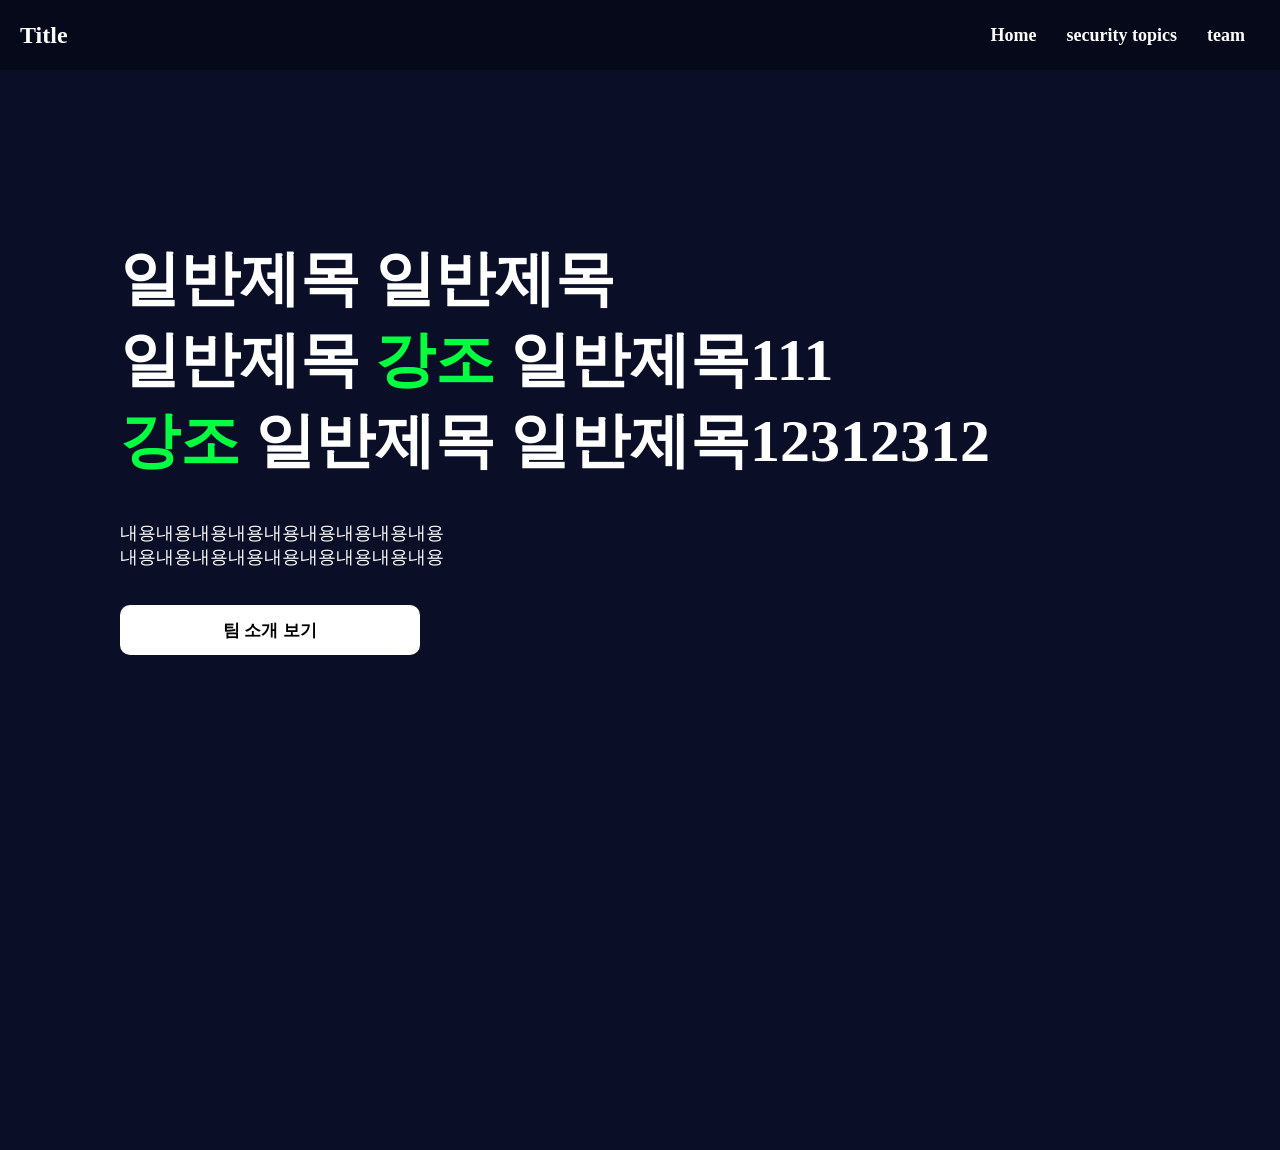
<file: index.html>
<!doctype html>
<html lang="en">
  <head>
    <meta charset="UTF-8" />
    <meta name="viewport" content="width=device-width, initial-scale=1.0" />
    <title>Title</title>
    <link rel="stylesheet" href="style.css" />
  </head>
  <body>
    <nav class="navbar">
      <div class="container">
        <div class="logo">Title</div>
        <ul class="nav">
          <li>
            <a href="index.html">Home</a>
          </li>
          <li>
            <a href="Menu.html">security topics</a>
          </li>
          <li>
            <a href="Menu.html">team</a>
          </li>
        </ul>
      </div>
    </nav>
    <div class="main">
      <div class="content">
        <div class="left">
          <div class="left-content">
            <div class="title">
              <h1>
                <span class="title-all">
                  <span class="title-def"
                    >일반제목 일반제목
                    <br />
                    일반제목</span
                  >
                  <span class="title-high">강조</span>
                  <span class="title-def">일반제목111</span>
                  <br />
                  <span class="title-high">강조</span>
                  <span class="title-def">일반제목</span>
                  <span class="title-def">일반제목12312312</span>
                </span>
              </h1>
            </div>
            <div class="ex">
              <p>
                내용내용내용내용내용내용내용내용내용
                <br />
                내용내용내용내용내용내용내용내용내용
              </p>
            </div>
            <div class="button">
              <div class="btnstyle">
                
                  </button>
                </a>
                <a href="#">
                  <button class="btn">
                    <b> 팀 소개 보기 </b>
                  </button>
                </a>
              </div>
            </div>
          </div>
        </div>
        <div class="right">
          <div class="right-content">
            <div class="right-image">
              <img src="img_1.png" alt="locker" />
            </div>
            <!-- <div class="text">
              <p>내용이랑이미지</p>
            </div> -->
          </div>
        </div>
      </div>
    </div>
  </body>
</html>
</file>
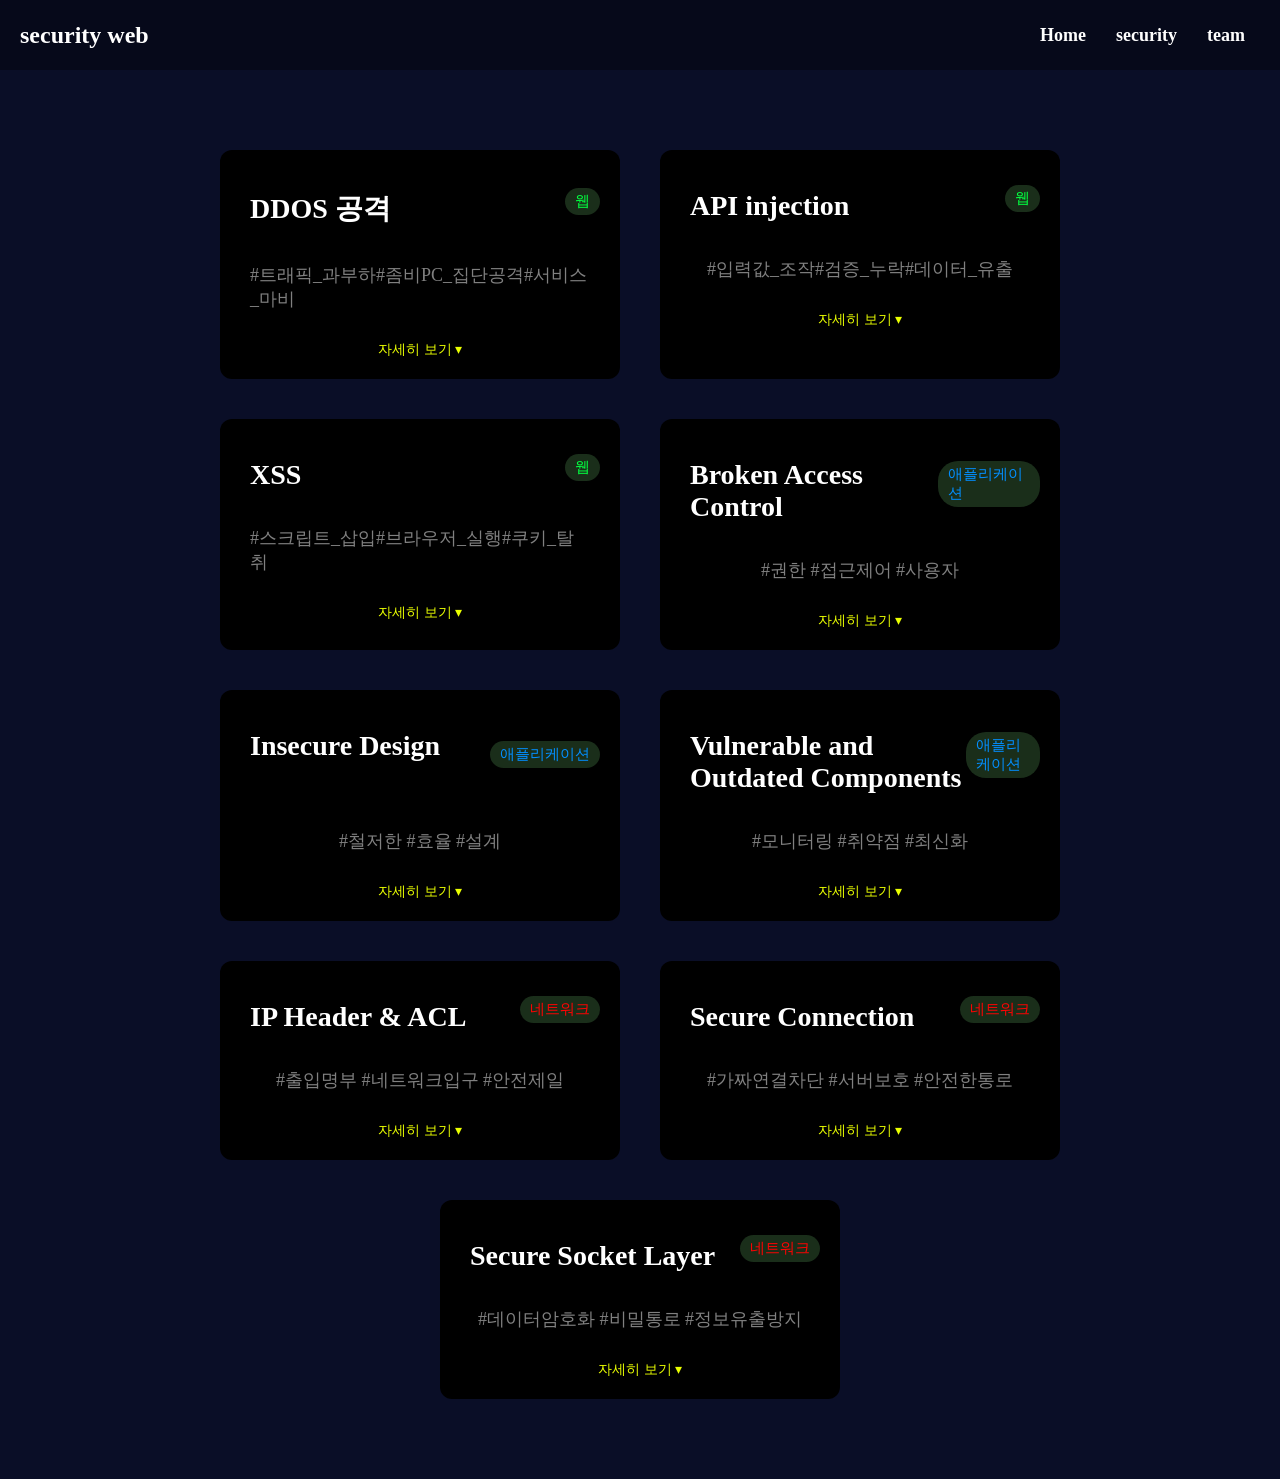
<file: Menu.html>
<!doctype html>
<html lang="en">
  <head>
    <meta charset="UTF-8" />
    <meta name="viewport" content="width=device-width, initial-scale=1.0" />
    <title>Document</title>
    <link rel="stylesheet" href="Menu.css" />
  </head>
  <body>
    <nav class="navbar">
      <div class="container">
        <div class="logo">security web</div>
        <ul class="nav">
          <li><a href="index.html">Home</a></li>
          <li><a href="#">security</a></li>
          <li><a href="#">team</a></li>
        </ul>
      </div>
    </nav>

    <div class="box-container">
      <div class="box">
        <div class="box-top">
          <h1>DDOS 공격</h1>
          <span class="category-tag1">웹</span>
        </div>
        <p>#트래픽_과부하#좀비PC_집단공격#서비스_마비</p>
        <span class="toggle">자세히 보기 ▾</span>
        <p class="desc">
          DDoS(분산 서비스 거부) 공격은 여러 대의 컴퓨터를 동원해 특정 서버나
          웹사이트에 비정상적으로 많은 트래픽을 한꺼번에 보내서, 시스템을
          마비시키고 일반 사용자들이 이용하지 못하게 만드는 공격입니다. 쉽게
          말해, 좁은 입구에 수많은 사람을 몰아넣어 아무도 출입하지 못하게
          가로막는 것과 비슷합니다.
        </p>
      </div>

      <div class="box">
        <div class="box-top">
          <h1>API injection</h1>
          <span class="category-tag1">웹</span>
        </div>
        <p>#입력값_조작#검증_누락#데이터_유출</p>
        <span class="toggle">자세히 보기 ▾</span>
        <p class="desc">
          공격자가 API 엔드포인트를 통해 악의적인 데이터를 주입하여 서버 측의
          로직을 조작하거나, 데이터베이스를 탈취하고, 시스템 명령을 실행하는
          보안 취약점을 말합니다.유형으론 SQL injection,NoSQL 인젝션,명령어
          인젝션,등이 있다.
        </p>
      </div>

      <div class="box">
        <div class="box-top">
          <h1>XSS</h1>
          <span class="category-tag1">웹</span>
        </div>
        <p>#스크립트_삽입#브라우저_실행#쿠키_탈취</p>
        <span class="toggle">자세히 보기 ▾</span>
        <p class="desc">
          악의적인 스크립트를 몰래 올려두어, 그 글을 클릭한 다른 사용자의
          브라우저에서 해당 코드가 실행되게 만드는 공격입니다.이 공격을 통해
          사용자의 로그인 세션 정보를 탈취하거나, 가짜 화면을 띄워 개인정보를
          직접 입력하도록 유도하는 등 방문자를 직접적인 타깃으로 삼는 것이
          특징입니다.
        </p>
      </div>

      <div class="box">
        <div class="box-top">
          <h1>Broken Access Control</h1>
          <span class="category-tag2">애플리케이션</span>
        </div>
        <p>#권한 #접근제어 #사용자</p>
        <span class="toggle">자세히 보기 ▾</span>
        <p class="desc">
          액세스 제어가 취약하면 사용자는 주어진 권한을 벗어나 모든 데이터를
          무단으로 열람∙수정 혹은 삭제할 수 있습니다. 대응 방안으로는 모든
          리소스에 대한 접근 제어를 철저히 하고, 사용자에게 최소한의 권한만을
          부여해야 합니다.
        </p>
      </div>

      <div class="box">
        <div class="box-top">
          <h1>
            Insecure Design
            <br />
            &nbsp;&nbsp;&nbsp;&nbsp;&nbsp;&nbsp;&nbsp;
          </h1>
          <br />
          <span class="category-tag2">애플리케이션</span>
        </div>
        <p>#철저한 #효율 #설계</p>
        <span class="toggle">자세히 보기 ▾</span>
        <p class="desc">
          안전하지 않게 설계된 애플리케이션은 개발 완료 후 코드를 수정하여도
          보안 함을 완벽히 방어하는데 한계가 있습니다.따라서 설계 단계에서부터
          보안을 적절히 고려해야 합니다.
        </p>
      </div>

      <div class="box">
        <div class="box-top">
          <h1>Vulnerable and Outdated Components</h1>
          <span class="category-tag2">애플리케이션</span>
        </div>
        <p>#모니터링 #취약점 #최신화</p>
        <span class="toggle">자세히 보기 ▾</span>
        <p class="desc">
          이를 방지하기 위해서는 불필요한 기능, 구성요소, 파일 등을 삭제할
          필요가 있습니다. 또한 지속적인 모니터링으로 취약한 소프트웨어가
          사용되고 있는지 확인해야합니다.
        </p>
      </div>

      <div class="box">
        <div class="box-top">
          <h1>IP Header & ACL</h1>
          <span class="category-tag3">네트워크</span>
        </div>
        <p>#출입명부 #네트워크입구 #안전제일</p>
        <span class="toggle">자세히 보기 ▾</span>
        <p class="desc">
          네트워크 통신의 기본인 IP 주소를 확인하여 허락되지 않은 외부인의
          접속을 입구에서부터 막는 기술입니다. IP 헤더 정보를 활용해 '누가
          들어오고 나갈 수 있는지' 규칙을 세우는 네트워크 보안의 가장 기초적인
          첫걸음입니다.
        </p>
      </div>

      <div class="box">
        <div class="box-top">
          <h1>Secure Connection</h1>
          <span class="category-tag3">네트워크</span>
        </div>
        <p>#가짜연결차단 #서버보호 #안전한통로</p>
        <span class="toggle">자세히 보기 ▾</span>
        <p class="desc">
          서버에 가짜 연결 요청을 수없이 보내서 서버를 마비시키는 공격을
          막아내는 기술입니다. TCP의 연결 과정을 응용하여 진짜 사용자만 서버에
          접속할 수 있도록 걸러내어 중단 없는 서비스를 보장합니다.
        </p>
      </div>

      <div class="box">
        <div class="box-top">
          <h1>Secure Socket Layer</h1>
          <span class="category-tag3">네트워크</span>
        </div>
        <p>#데이터암호화 #비밀통로 #정보유출방지</p>
        <span class="toggle">자세히 보기 ▾</span>
        <p class="desc">
          인터넷에서 데이터를 주고받을 때 내용을 알아볼 수 없게 암호로 바꾸어
          전달하는 기술입니다. 소켓 통신 과정에서 데이터를 '금고'에 넣어
          전달하는 것과 같아서 중간에 누군가 데이터를 훔쳐 가더라도 내용을 절대
          읽을 수 없게 만드는 현대 보안의 필수 요소입니다.
        </p>
      </div>
    </div>

    <script>
      document.querySelectorAll('.toggle').forEach((btn) => {
        btn.addEventListener('click', function () {
          const desc = this.nextElementSibling
          const isHidden =
            desc.style.display === 'none' || desc.style.display === ''
          if (isHidden) {
            desc.style.display = 'block'
            this.textContent = '접기 ▴'
          } else {
            desc.style.display = 'none'
            this.textContent = '자세히 보기 ▾'
          }
        })
      })
    </script>
  </body>
</html>
</file>
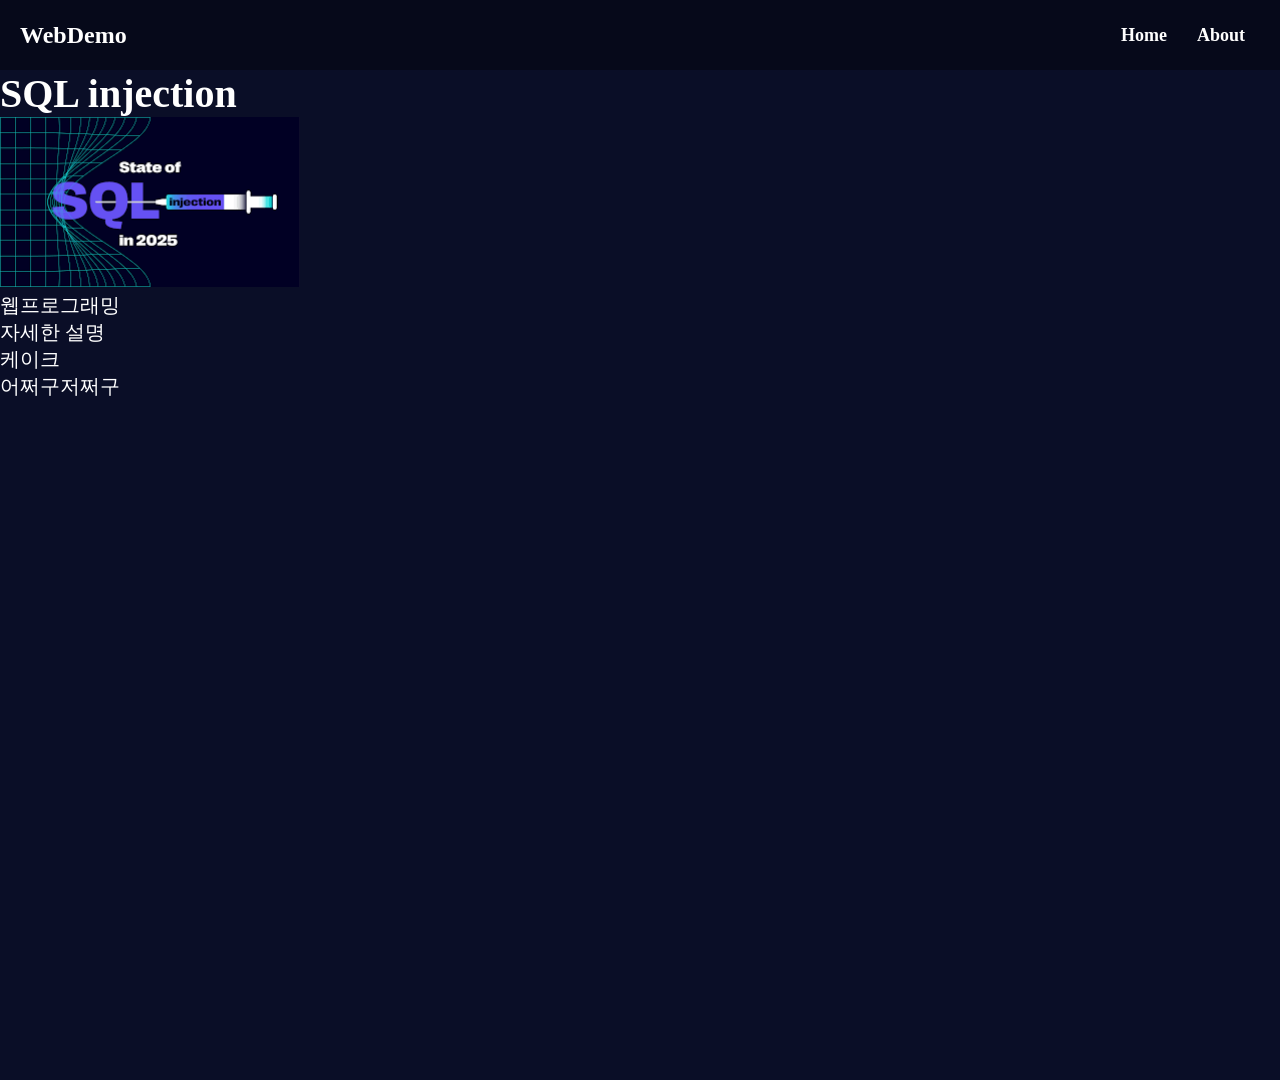
<file: Menu1.html>
<!doctype html>
<html lang="en">
  <head>
    <meta charset="UTF-8" />
    <meta name="viewport" content="width=device-width, initial-scale=1.0" />
    <title>Document</title>
    <link
      href="https://fonts.googleapis.com/css2?family=Nanum+Pen+Script&display=swap"
      rel="stylesheet"
    />
    <link rel="stylesheet" href="Menu1.css" />
  </head>
  <body>
    <!-- 메뉴영역 -->
    <nav class="navbar">
      <div class="container">
        <div class="logo">WebDemo</div>
        <ul class="nav">
          <li>
            <a href="/">Home</a>
          </li>

          <li>
            <a href="Menu1.html">About</a>
          </li>
        </ul>
      </div>
    </nav>
    <div class="nanum pen script regular font">
      <h1>SQL injection</h1>

      <img src="SQL injection.png" alt="'" width="300px" />
      <br />
      <p>
        웹프로그래밍
        <br />
        자세한 설명
        <br />
        케이크
        <br />
        어쩌구저쩌구
      </p>
    </div>
  </body>
</html>
</file>
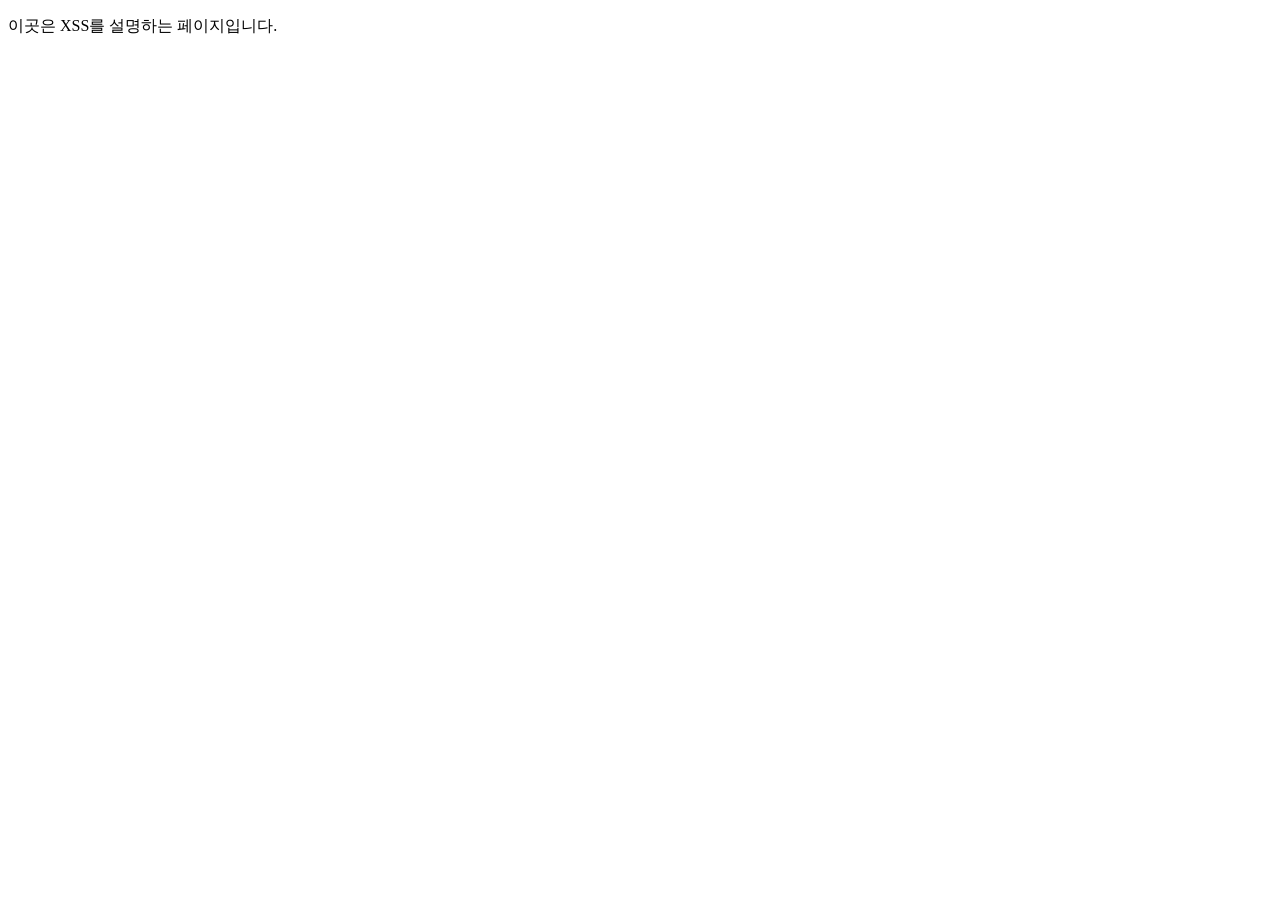
<file: XSS.html>
<!doctype html>
<html lang="en">
  <head>
    <meta charset="UTF-8" />
    <meta name="viewport" content="width=device-width, initial-scale=1.0" />
    <title>Document</title>
  </head>
  <body>
    <p>이곳은 XSS를 설명하는 페이지입니다.</p>
  </body>
</html>
</file>
<file: style.css>
* {
  margin: 0;
  padding: 0;
  box-sizing: border-box;
}
body {
  color: white;
  background-color: #0a0e27;
  width: 1920px;
  height: 1080px;
  padding-top: 70px;
}
.navbar {
  color: white;
  background-color: #06091a;
  height: 70px;
  position: fixed;
  top: 0;
  left: 0;
  right: 0;
}
.container {
  padding: 20px;
}
.navbar > .container > .logo {
  font-size: x-large;
  font-weight: bold;
  text-align: left;
}
.navbar > .container {
  display: flex;
  justify-content: space-between;
  align-items: center;
  height: 100%;
}
.navbar > .container > .nav {
  display: flex;
  flex-direction: row;
  justify-content: space-between;
  align-items: center;
  height: 100%;
}

.navbar > ul {
  display: flex;
  flex-direction: row;
}
.navbar > .container > ul > li > a {
  margin: 10px;
  padding: 5px;
}
ul {
  list-style-type: none;
}
.nav > li > a {
  color: white;
  text-decoration: none;
  font-size: 18px;
  font-weight: bold;
}
.nav > li > a:hover {
  text-decoration: underline;
  color: #03ff40;
  /* background-color: lawngreen; */
  font-size: larger;
}
.content {
  display: flex;
  flex-direction: row;
}
.left {
  width: 1152px;
  height: 1080px;
  /* background-color: beige; */
  display: flex;
  align-items: center;
}
.left-content {
  width: 1000px;
  height: 800px;
  margin: 100px;
  /* background-color: aqua; */
}
.title {
  width: 1000px;
  height: 300px;
  /* background-color: gray; */
  display: flex;
  align-items: center;
}
.title > h1 {
  font-size: 60px;
  margin: 0 20px;
}
.title-high {
  color: #03ff40;
}
.title-all {
  display: inline-block;
  margin: 0 0px;
}
.ex {
  width: 1000px;
  height: 70px;
  /* background-color: gold; */
  display: flex;
  /* justify-content: center;  */
  align-items: center;
}
.ex > p {
  color: white;
  text-align: left;
  margin: 0 20px;
  font-size: large;
}
.button {
  width: 1000px;
  height: 60px;
  /* background-color: lightpink; */
  display: flex;
  flex-direction: row;
  align-items: center;
  /* justify-content: center;  */
  margin: 20px auto;
}
.btn {
  width: 300px;
  height: 50px;
  background-color: white;
  border: none;
  border-radius: 10px;
  text-align: center;
  margin: 20px;
  font-size: 17px;
}
.btn:hover {
  background-color: #03ff40;
  color: white;
}
.right {
  width: 768px;
  height: 1080px;
  /* background-color: lightgreen; */
  display: flex;
  justify-content: center;
}
.right-image {
  width: 500px;
  height: 500px;
  /* background-color: blue; */
  margin: 150px;
  display: flex;
  justify-content: center;
  align-items: center;
}
.right-image > img {
  width: 500px;
}
</file>
<file: Menu.css>
* {
  margin: 0;
  padding: 0;
  box-sizing: border-box;
}
body {
  color: white;
  background-color: #0a0e27;
  min-height: 100vh;
  padding-top: 70px;
}
.navbar {
  color: white;
  background-color: #06091a;
  height: 70px;
  position: fixed;
  top: 0;
  left: 0;
  right: 0;
}
.container {
  padding: 20px;
}
.navbar > .container > .logo {
  font-size: x-large;
  font-weight: bold;
  text-align: left;
}
.navbar > .container {
  display: flex;
  justify-content: space-between;
  align-items: center;
  height: 100%;
  /*margin: 0 auto;
  padding: 0 40px;*/
}
.navbar > .container > .nav {
  display: flex;
  flex-direction: row;
  justify-content: space-between;
  align-items: center;
  height: 100%;
}
.navbar > ul {
  display: flex;
  flex-direction: row;
}
.navbar > .container > ul > li > a {
  margin: 10px;
  padding: 5px;
}
ul {
  list-style-type: none;
}
.nav > li > a {
  color: white;
  text-decoration: none;
  font-size: 18px;
  font-weight: bold;
}
.nav > li > a:hover {
  text-decoration: underline;
  color: #03ff40;
  font-size: larger;
}

.box-container {
  display: flex;
  flex-wrap: wrap;
  max-width: 1600px;
  width: 100%;
  gap: 40px;
  margin: 80px auto;
  padding: 0 40px;
  justify-content: center;
}

.box {
  width: 400px;
  min-height: 50px;
  height: auto;
  font-size: 14px;
  border-radius: 12px;
  background-color: black;
  padding: 40px 30px 20px 30px;
  display: flex;
  flex-direction: column;
  gap: 10px;
  align-items: center;
  overflow: visible;
}

.desc {
  display: none;
  margin: 0;
  color: grey;
}

p {
  color: grey;
  font-size: 18px;
}

.box a {
  color: white;
}

.toggle {
  color: #eaff00;
  font-size: 14px;
  cursor: pointer;
}

.category-tag1 {
  margin-left: auto;
  margin-right: -10px;
  color: #03ff40;
  font-size: 15px;
  background-color: #1a2e1a;
  padding: 4px 10px;
  border-radius: 20px;
  margin-top: -15px;
}

.category-tag2 {
  margin-left: auto;
  margin-right: -10px;
  color: #038eff;
  font-size: 15px;
  background-color: #1a2e1a;
  padding: 4px 10px;
  border-radius: 20px;
  margin-top: -15px;
}

.category-tag3 {
  margin-left: auto;
  margin-right: -10px;
  color: #ff0303;
  font-size: 15px;
  background-color: #1a2e1a;
  padding: 4px 10px;
  border-radius: 20px;
  margin-top: -15px;
}

.box-top {
  display: flex;
  justify-content: space-between;
  align-items: center;
  width: 100%;
}

.box p {
  margin-top: 25px;
  margin-bottom: 20px;
}
</file>
<file: Menu1.css>
* {
  margin: 0;
  padding: 0;
  box-sizing: border-box;
}
body {
  color: white;
  background-color: #0a0e27;
  width: 1920px;
  height: 1080px;
  padding-top: 70px;
}
.navbar {
  color: white;
  background-color: #06091a;
  height: 70px;
  position: fixed;
  top: 0;
  left: 0;
  right: 0;
}
.container {
  padding: 20px;
}
.navbar > .container > .logo {
  font-size: x-large;
  font-weight: bold;
  text-align: left;
}
.navbar > .container {
  display: flex;
  justify-content: space-between;
  align-items: center;
  height: 100%;
}

.navbar > .container > .nav {
  display: flex;
  flex-direction: row;
  justify-content: space-between;
  align-items: center;
  height: 100%;
}

.navbar > ul {
  display: flex;
  flex-direction: row;
}
.navbar > .container > ul > li > a {
  margin: 10px;
  padding: 5px;
}
ul {
  list-style-type: none;
}
.nav > li > a {
  color: white;
  text-decoration: none;
  font-size: 18px;
  font-weight: bold;
}
.nav > li > a:hover {
  text-decoration: underline;
  color: #03ff40;
  /* background-color: lawngreen; */
  font-size: larger;
}
.content {
  display: flex;
  flex-direction: row;
}
.left {
  width: 1152px;
  height: 1080px;
  /* background-color: beige; */
  display: flex;
  align-items: center;
}
.left-content {
  width: 1000px;
  height: 800px;
  margin: 100px;
  /* background-color: aqua; */
}
.title {
  width: 1000px;
  height: 300px;
  /* background-color: gray; */
  display: flex;
  align-items: center;
}
.title > h1 {
  font-size: 60px;
  margin: 0 20px;
}
.title-high {
  color: #03ff40;
}
.title-all {
  display: inline-block;
  margin: 0 0px;
}
.ex {
  width: 1000px;
  height: 70px;
  /* background-color: gold; */
  display: flex;
  /* justify-content: center;  */
  align-items: center;
}
.ex > p {
  color: white;
  text-align: left;
  margin: 0 20px;
  font-size: large;
}
.button {
  width: 1000px;
  height: 60px;
  /* background-color: lightpink; */
  display: flex;
  flex-direction: row;
  align-items: center;
  /* justify-content: center;  */
  margin: 20px auto;
}
.btn {
  width: 300px;
  height: 50px;
  background-color: white;
  border: none;
  border-radius: 10px;
  text-align: center;
  margin: 20px;
  font-size: 17px;
}
.btn:hover {
  background-color: #03ff40;
  color: white;
}
.right {
  width: 768px;
  height: 1080px;
  /* background-color: lightgreen; */
  display: flex;
  justify-content: center;
}
.right-image {
  width: 500px;
  height: 500px;
  /* background-color: blue; */
  margin: 150px;
  display: flex;
  justify-content: center;
}

.nanum-pen-script-regular {
  font-family: 'Nanum Pen Script', cursive;
  font-weight: 400;
  font-style: normal;
}

.font {
  font-family: 'nanum pen script regular', cursive;
  font-size: 20px;
}
</file>
